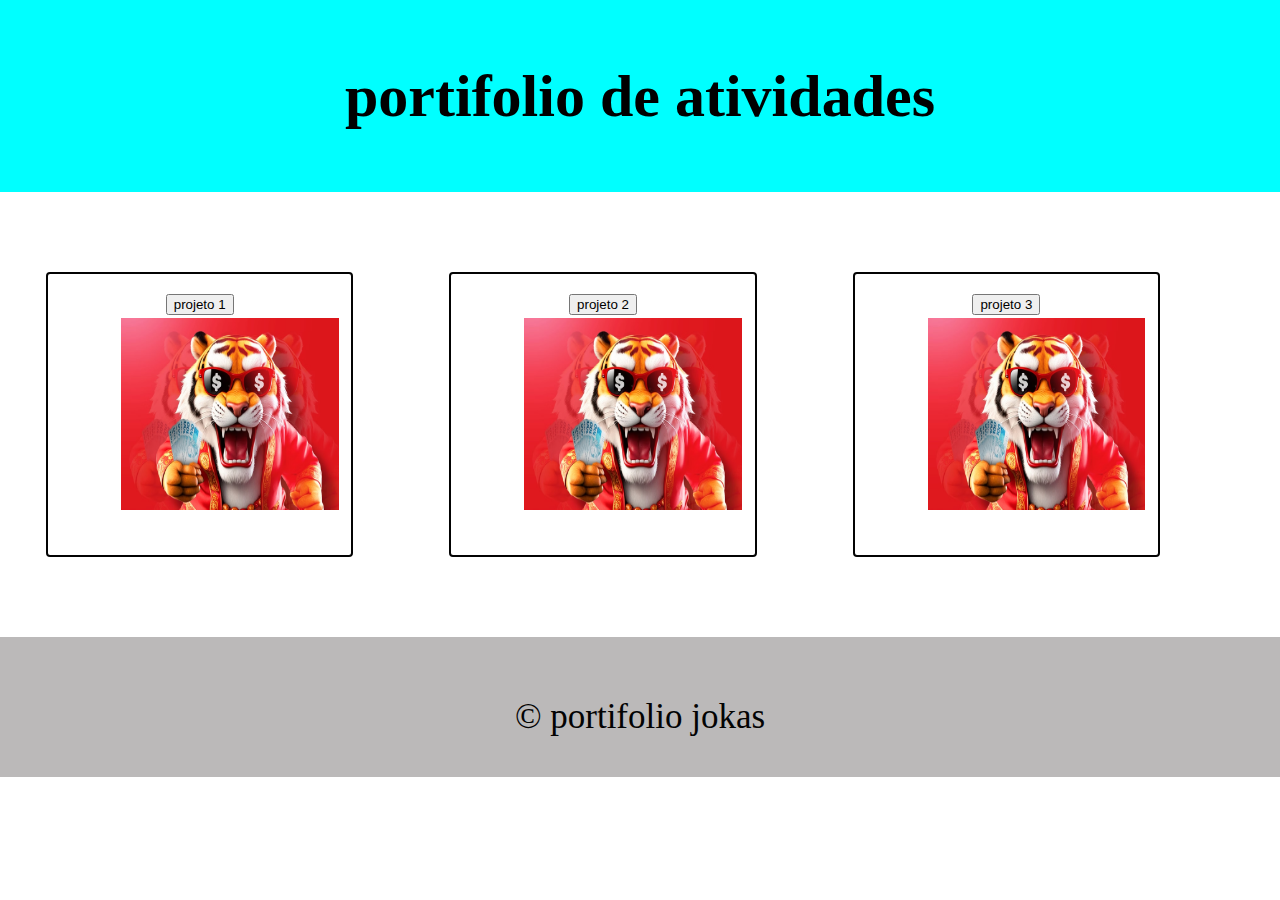
<file: index.html>
<!DOCTYPE html>
<html lang="en">
<head>
    <meta charset="UTF-8">
    <meta name="viewport" content="width=device-width, initial-scale=1.0">

    <title>meu site </title>
</head>
<style>
    body{
        margin: auto;
    
        
    }
#topMenu{
       display: flex;
       background-color: #302f2f;
       margin: 0;

}
#topMenu li{
color: aliceblue;
text-decoration:none;
display: block;
padding:15px
}
#topMenu li:first-child{
    margin-right: auto;

}
.section1{
        display: flex;
    height: 15vw;
    background-color: aqua;
    font-size: 30px;
}
.centralize{
    margin: auto;
    text-align: center;
}
.imagemprojeto{
    width: 17vw;
    height: 15vw;
    padding-left:20px ;
}
.section2{
   
    display: inline-block;
    text-align: center;
    width: 24%;
    vertical-align: top;
    margin: 0 3.6%;
    padding: 20px 50px;
    box-sizing: border-box;
    border: #030303 2px solid;
    border-radius: 4px;
    margin-top: 80px;
    margin-bottom: 80px;
   
   
}
.section3{
    display: flex;
    background-color: #e5e6ea;
}

footer{text-align: center;
background-color: #bbb9b9;
padding: 40px 0 ;
}

.copyright{color: #030303;
font-size: 35px;
margin: 20px 0 0;}

</style>
<body>
    <nav>
        <ul id="topMenu">

        </ul>
    </nav>
    <div class="section1">
        <div class="centralize">
            <h1> portifolio de atividades </h1>
           
        </div>
    </div>
    <div id="projetos" class="section2 centralize">
        <table>
            <tr>
                <td style="width=40%"><img class="imagemprojeto centralize " src="2e0bec69b9e0e870538c2dcdae7deb46.avif"> <img></td>
               
                <a href="memory-game-master/index.html" target="_blank">
                    <button>projeto 1</button>
                </a>
                    
                </ul></td> 
            </tr>

        </table>
    </div>
  
    <div id="projetos" class="section2 centralize">
        <table>
            <tr>

            <td style="width=40%"><img class="imagemprojeto" src="2e0bec69b9e0e870538c2dcdae7deb46.avif"> <img></td>

            <a href="Calculadora-IMC-main/index.html" target="_blank">
                <button>projeto 2</button>
            </a>
            </tr>

        </table>
    </div>
    <div id="projetos" class="section2 centralize">
        <table>
            <tr>
                <td style="width=40%"><img class="imagemprojeto centralize " src="2e0bec69b9e0e870538c2dcdae7deb46.avif"> <img></td>
               
                <a href="CardLinks-main/index.html" target="_blank">
                    <button>projeto 3 </button>
                </a>
               
                    
                </ul></td> 
            </tr>

        </table>
    </div>
    <footer>
       
        <p class="copyright"> &copy; portifolio jokas</p>
        
        </footer>
</body>
</html>
</file>
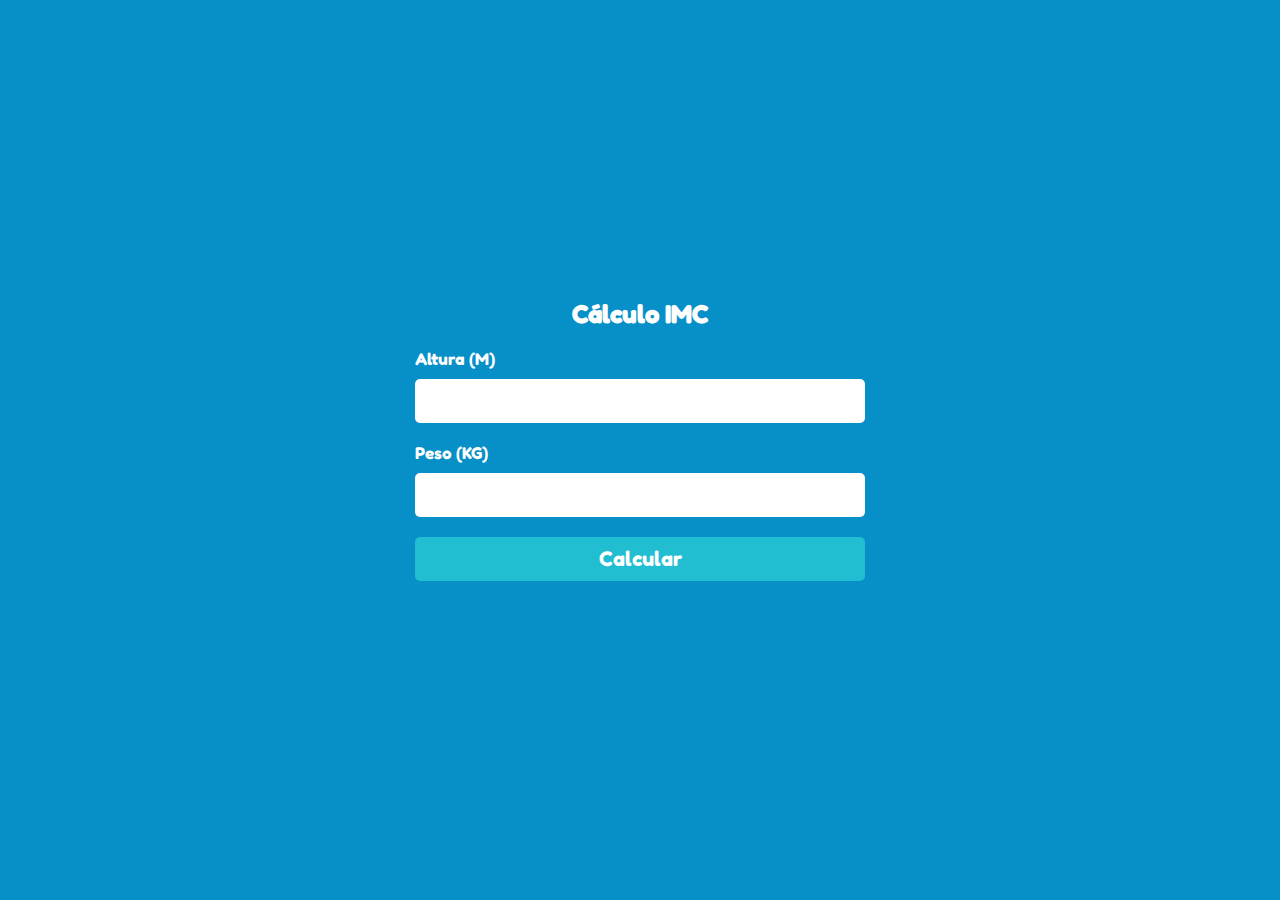
<file: Calculadora-IMC-main/index.html>
<!DOCTYPE html>
<html lang="en">
<head>
  <meta charset="UTF-8">
  <meta http-equiv="X-UA-Compatible" content="IE=edge">
  <meta name="viewport" content="width=device-width, initial-scale=1.0">
  <title>IMC</title>
  <link rel="stylesheet" href="style.css">
</head>
<body>
  <main>
    <h2>Cálculo IMC</h2>
    <div class="divAltura">
      <label for="altura">Altura (M)</label>
      <input type="number" id="altura" />
    </div>
    <div class="divPeso">
      <label for="peso">Peso (KG)</label>
      <input type="number" id="peso" />
    </div>

    <div class="divCalc">
      <button onclick="calcIMC()">Calcular</button>
    </div>
    
    <span id="resultado"></span>
  </main>

  <script src="script.js"></script>
  
</body>
</html>
</file>
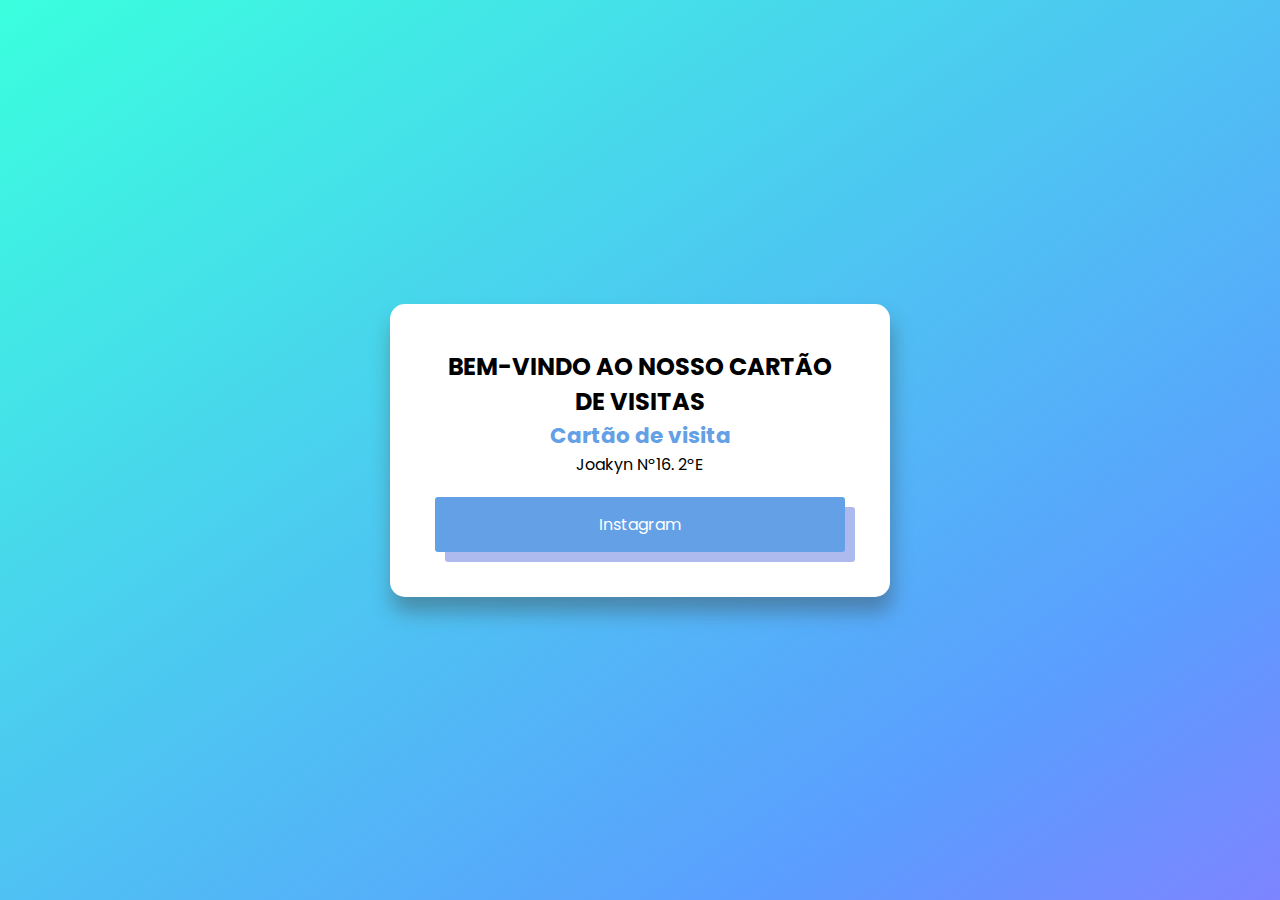
<file: CardLinks-main/index.html>
<!DOCTYPE html>
<html lang="pt-BR">
<head>
    <meta charset="UTF-8">
    <meta http-equiv="X-UA-Compatible" content="IE=edge">
    <meta name="viewport" content="width=device-width, initial-scale=1.0">
    <link rel="stylesheet" href="style.css">
    <title>Links - Dev Envolvente</title>
</head>
<body>
    <section>
        <header>
            <h2>BEM-VINDO AO NOSSO CARTÃO DE VISITAS</h2>
            <h3>Cartão de visita</h3>
            <p>Joakyn Nº16.  2ºE</p>
        </header>
        <main>
            
           
            <a href="https://www.instagram.com/joakyn_fortes/profilecard/?igsh=MTBteDE3Ynk4Yms1Mg==" target="_blank">Instagram</a>
          
        </main>
    </section>
    <footer>

</footer>
</body>
</html>
</file>
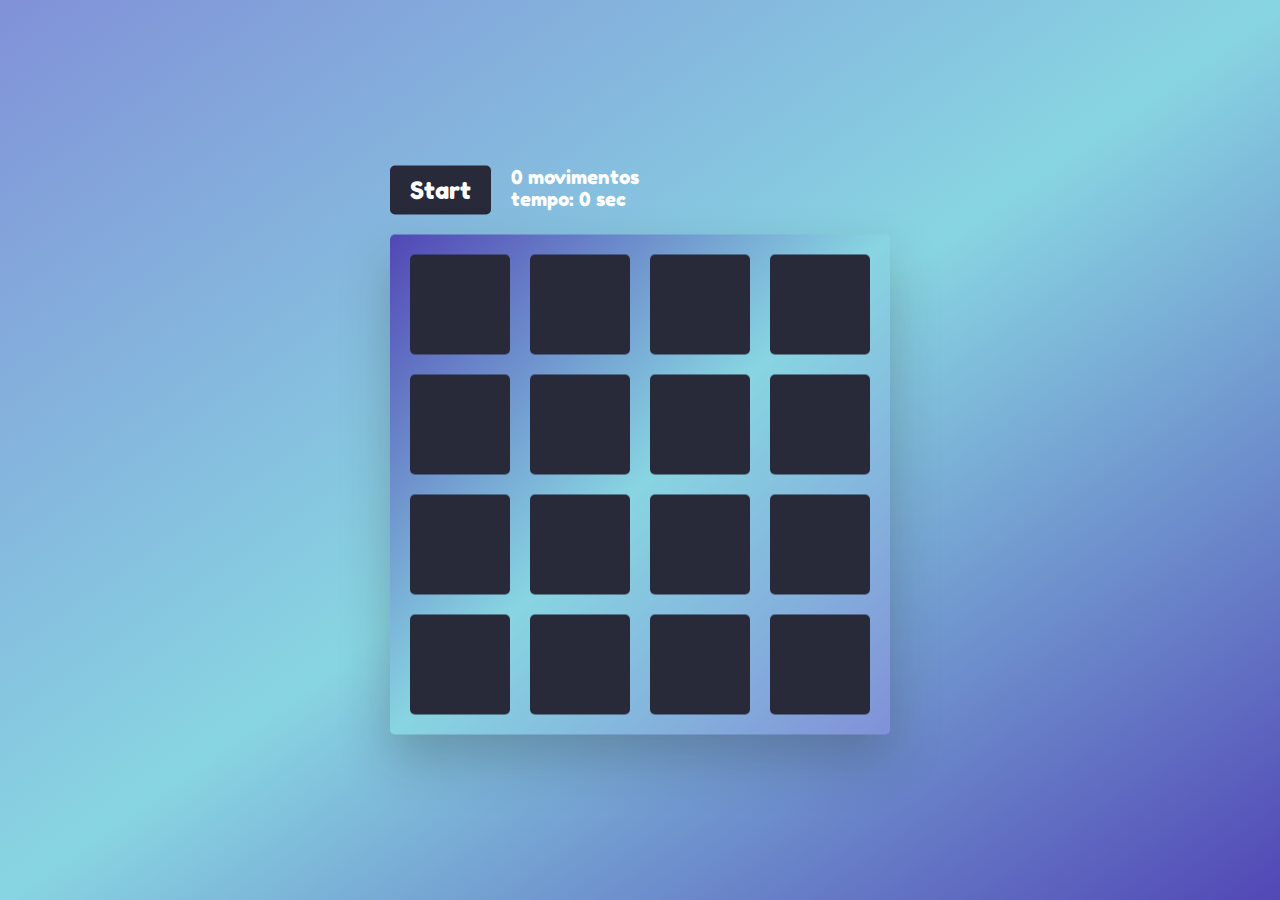
<file: memory-game-master/index.html>
<!DOCTYPE html>
<html lang="en">
    <head>
        <meta charset="UTF-8">
        <meta http-equiv="X-UA-Compatible" content="IE=edge">
        <meta name="viewport" content="width=device-width, initial-scale=1.0">
        <title>🧠 Jogo da memoria 2ºe!!</title>

        <link rel="stylesheet" href="assets/styles.css" />
        <script src="assets/game.js" defer></script>
    </head>
    <body>
        <div class="game">
            <div class="controls">
                <button>Start</button>
                <div class="stats">
                    <div class="moves">0 movimentos</div>
                    <div class="timer">tempo: 0 sec</div>
                </div>
            </div>
            <div class="board-container">
                <div class="board" data-dimension="4"></div>
                <div class="win">Você venceu!!</div>
            </div>
        </div>
    </body>
</html>
</file>
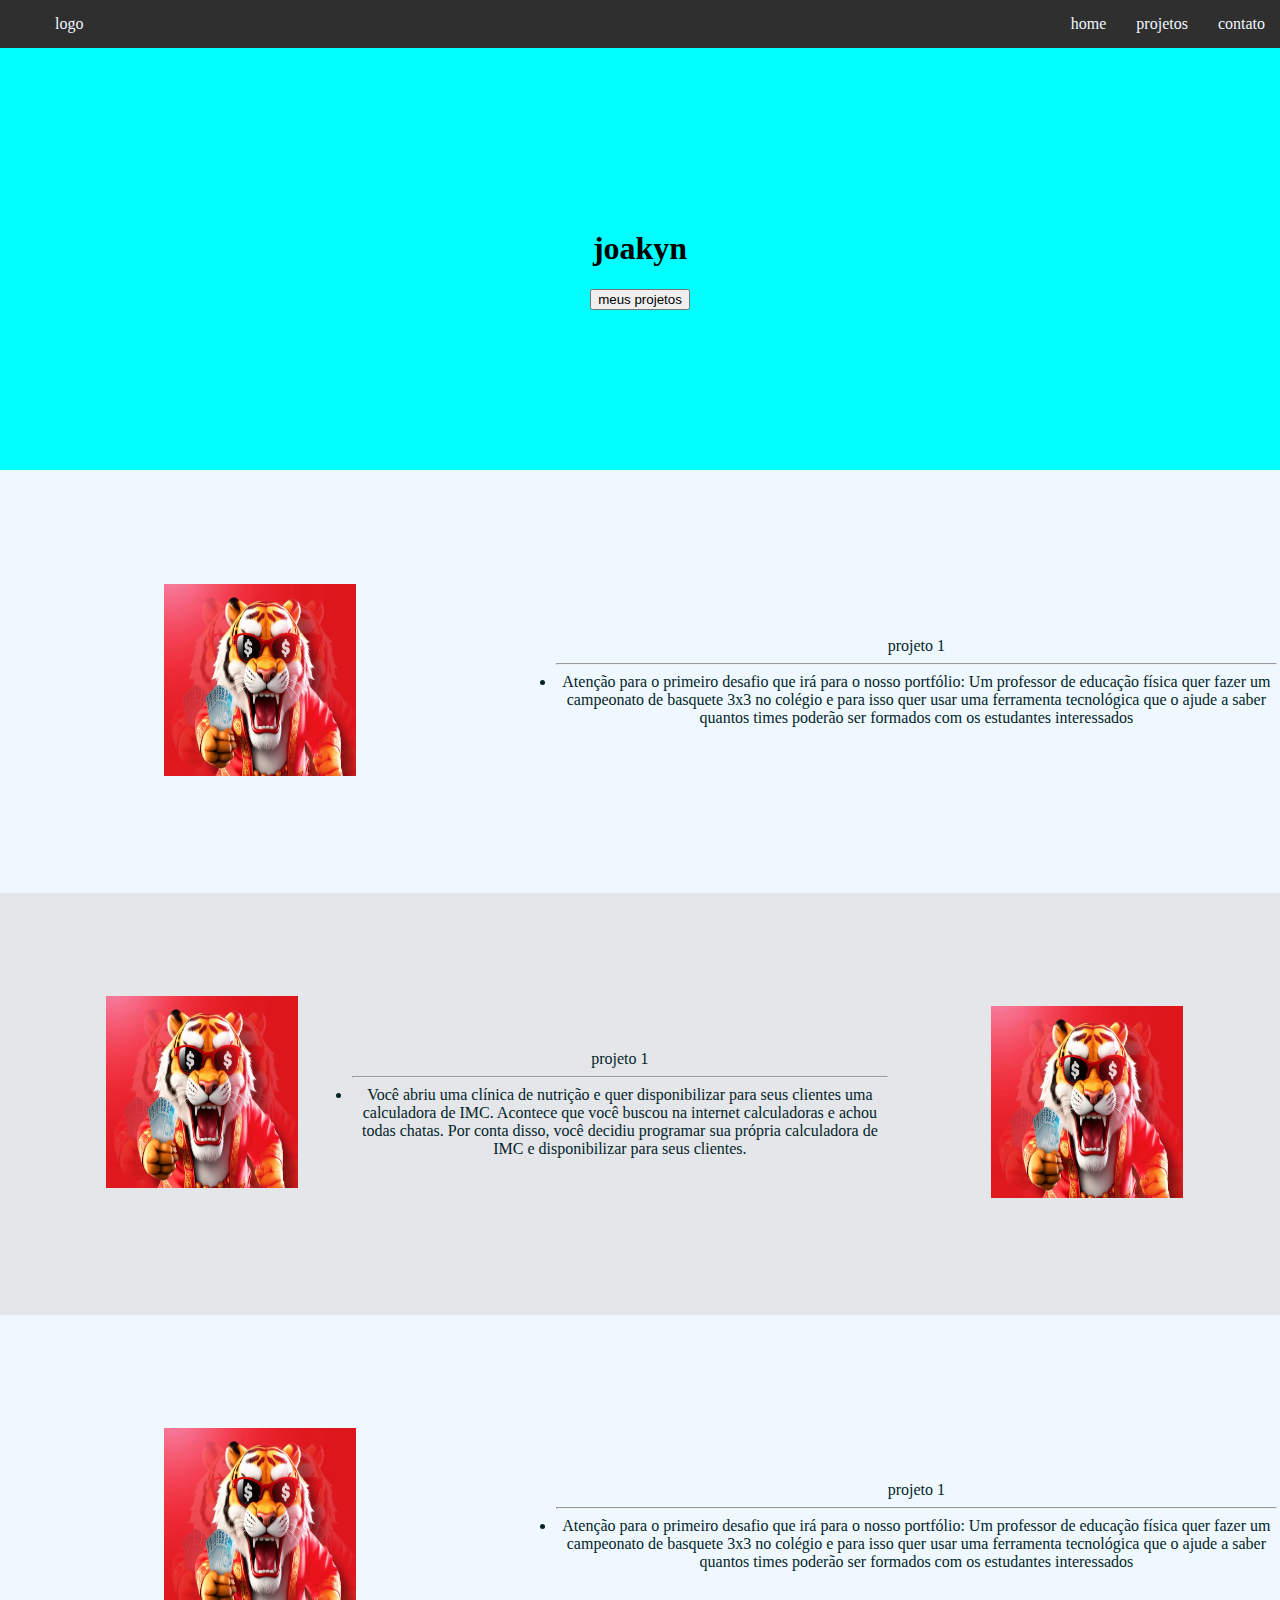
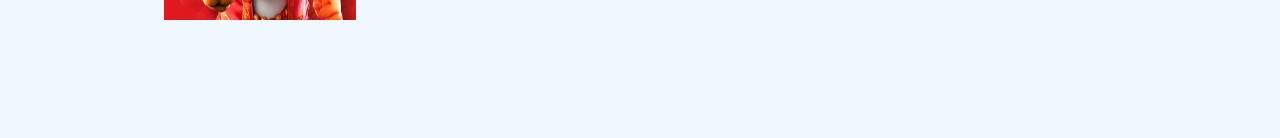
<file: portifolio/index.html>
<!DOCTYPE html>
<html lang="en">
<head>
    <meta charset="UTF-8">
    <meta name="viewport" content="width=device-width, initial-scale=1.0">

    <title>meu site </title>
</head>
<style>
    body{
        margin: auto;
    
        
    }
#topMenu{
       display: flex;
       background-color: #302f2f;
       margin: 0;

}
#topMenu li{
color: aliceblue;
text-decoration:none;
display: block;
padding:15px
}
#topMenu li:first-child{
    margin-right: auto;

}
.section1{
        display: flex;
    height: 33vw;
    background-color: aqua;
}
.centralize{
    margin:auto;
    text-align: center;
}
.imagemprojeto{
    width: 15vw;
    height: 15vw;
    padding-left:15px ;
}
.section2{
    display: flex;
    height: 33vw;
    background-color: aliceblue;
   
}
.section3{
    display: flex;
    background-color: #e5e6ea;
}

</style>
<body>
    <nav>
        <ul id="topMenu">
            <li>logo</li>
            <li>home</li>
            <li>projetos</li>
            <li>contato</li>
        </ul>
    </nav>
    <div class="section1">
        <div class="centralize">
            <h1> joakyn</h1>
            <button>meus projetos </button>
        </div>
    </div>
    <div id="projetos" class="section2 centralize">
        <table>
            <tr>
                <td style="width=40%"><img class="imagemprojeto" src="2e0bec69b9e0e870538c2dcdae7deb46.avif"> <img></td>
                <td style="width=40%"></td>

                <td style="width: 60%;text-align: :left">   
                    <ul style="color: rgb(2, 36, 41);">
                    projeto 1
                    <hr>
                    <li>Atenção para o primeiro desafio que irá para o nosso portfólio:

                    Um professor de educação física quer fazer um campeonato de basquete 3x3 no colégio e para isso quer usar uma ferramenta tecnológica que o ajude a saber quantos times poderão ser formados com os estudantes interessados</li>
                    
                </ul></td> 
            </tr>

        </table>
    </div>
    <div id="projetos" class="section3 centralize">
        <table>
            <tr>
                
                

                <td style="width: 60%;text-align: :left">   
                    <ul style="color: rgb(2, 36, 41);">
                   
                    
                   
                 <ul><td>
                    <td style="width = 40%"><img class="imagemprojeto" src="2e0bec69b9e0e870538c2dcdae7deb46.avif"> <img></td>
                <td style="width=40%"></td>
                 <tr>
        <table>
    </div>
    <div id="projetos" class="section2 centralize">
        <table>
            <tr>
               

                <td style="width: 60%;text-align: :left">   
                    <ul style="color: rgb(2, 36, 41);">
                    projeto 1
                    <hr>
                    <li> Você abriu uma clínica de nutrição e quer disponibilizar para seus clientes uma calculadora de IMC. Acontece que você buscou na internet calculadoras e achou todas chatas.
                        Por conta disso, você decidiu programar sua própria calculadora de IMC e disponibilizar para seus clientes.
                    
                    
                </ul></td> 
                <td style="width=40%"><img class="imagemprojeto" src="2e0bec69b9e0e870538c2dcdae7deb46.avif"> <img></td>
                <td style="width=40%"></td>
            </tr>

        </table>
    </div>
    <div id="projetos" class="section2 centralize">
        <table>
            <tr>
                <td style="width=40%"><img class="imagemprojeto" src="2e0bec69b9e0e870538c2dcdae7deb46.avif"> <img></td>
                <td style="width=40%"></td>

                <td style="width: 60%;text-align: :left">   
                    <ul style="color: rgb(2, 36, 41);">
                    projeto 1
                    <hr>
                    <li>Atenção para o primeiro desafio que irá para o nosso portfólio:

                    Um professor de educação física quer fazer um campeonato de basquete 3x3 no colégio e para isso quer usar uma ferramenta tecnológica que o ajude a saber quantos times poderão ser formados com os estudantes interessados</li>
                    
                </ul></td> 
            </tr>

        </table>
    </div>

</body>
</html>
</file>
<file: Calculadora-IMC-main/style.css>
@font-face {
  font-family: "Fredoka";
  src: url('FredokaOne-Regular.ttf');
}

* {
  margin: 0;
  padding: 0;
  box-sizing: border-box;
  background-color: #5247b6, #21bdd1;
  font-family: 'Fredoka';
}

body {
  width: 100vw;
  height: 100vh;
  display: flex;
  justify-content: center;
  background-color: #0790c7;
  color: white;
}

main {
  width: 500px;
  display: flex;
  justify-content: center;
  align-items: center;
  flex-direction: column;
  gap: 20px;
}

.divAltura, .divPeso, .divCalc {
  width: 90%;
  display: flex;
  flex-direction: column;
  gap: 10px;
}

input, button {
  padding: 10px;
  font-size: 20px;
  outline: none;
  border: none;
  border-radius: 5px;
}

button {
  cursor: pointer;
  background-color: #21bdd1;
  color: white;
}

@media (max-width: 500px) {
  body, input, button {
    font-size: 15px;
  }
}
</file>
<file: CardLinks-main/style.css>
@import url('https://fonts.googleapis.com/css2?family=Poppins:wght@400;500;600;700;900&display=swap');
*{
    margin: 0;
    padding: 0;
    box-sizing: border-box;
    font-family: 'Poppins', sans-serif;
}
body{
    display: flex;
    align-items: center;
    justify-content: center;
    height: 100vh;
    background-image: linear-gradient(to bottom right, #3affde 0%, #5b9dff 40%,#9f6bff 60%,#ff34d2 100%);
    background-size: 200% 200%;
}
@keyframes float {
    from{background-position: 0 0 ;}
    to{background-position: 100% 100%;}
}
section{
    padding: 45px;
    background-color: #fff;
    width: 500px;
    border-radius: 15px;
    display: flex;
    align-items: center;
    justify-content: center;
    flex-direction: column;
    gap: 20px;
    text-align: center;
    box-shadow: 2px 15px 20px rgba(61,61,61,.4);
}
header h6{
    width: 200px;
}
header h3{
    color: #63a0e6;
    font-size: 1.35rem;
}
main{
    display: flex;
    flex-direction: column;
    width: 100%;
    gap: 25px;
}
main a{
    background: #63a0e6;
    padding: 15px 0;
    text-decoration: none;
    color: #fff;
    border-radius: 3px;
    box-shadow: 10px 10px #aebaee;
    transition: all .5s ease-in-out;
}
main a:hover{
    opacity: .85;
}
.footer{
    position: absolute;
    bottom: 10px;
    color: #fff;
    font-size: 1rem;
}
@media (max-width: 520px){
    section{
        width: 90%;
        padding: 30px;
    }
    header img{
        width: 100px;
    }
    header h3{
        font-size: 1.3rem;
    }
    main{
        gap: 15px;
    }
    main a{
        padding: 10px 0;
        box-shadow: 5px 5px #8bb4cf;
    }
}
</file>
<file: memory-game-master/assets/styles.css>
@font-face {
    font-family: Fredoka;
    src: url(./FredokaOne-Regular.ttf);
}

html {
    width: 100%;
    height: 100%;
    background: linear-gradient(325deg,  #5247b6 0%,#88d5e2 50%,#8191d8 100%);
    font-family: Fredoka;   
}

.game {
    position: absolute;
    top: 50%;
    left: 50%;
    transform: translate(-50%, -50%);
}

.controls {
    display: flex;
    gap: 20px;
    margin-bottom: 20px;
}

button {
    background: #282A3A;
    color: #FFF;
    border-radius: 5px;
    padding: 10px 20px;
    border: 0;
    cursor: pointer;
    font-family: Fredoka;
    font-size: 18pt;
}

.disabled {
    color: #757575;
}

.stats {
    color: #FFF;
    font-size: 14pt;
}

.board-container {
    position: relative;
}

.board,
.win {
    border-radius: 5px;
    box-shadow: 0 25px 50px rgb(33 33 33 / 25%);
    background: linear-gradient(135deg, #5247b6 0%, #88d5e2 50%,#8191d8 100%);
    transition: transform .6s cubic-bezier(0.4, 0.0, 0.2, 1);
    backface-visibility: hidden;
}

.board {
    padding: 20px;
    display: grid;
    grid-template-columns: repeat(4, auto);
    grid-gap: 20px;
}

.board-container.flipped .board {
    transform: rotateY(180deg) rotateZ(50deg);
}

.board-container.flipped .win {
    transform: rotateY(0) rotateZ(0);
}

.card {
    position: relative;
    width: 100px;
    height: 100px;
    cursor: pointer;
}

.card-front,
.card-back {
    position: absolute;
    border-radius: 5px;
    width: 100%;
    height: 100%;
    background: #282A3A;
    transition: transform .6s cubic-bezier(0.4, 0.0, 0.2, 1);
    backface-visibility: hidden;
}

.card-back {
    transform: rotateY(180deg) rotateZ(50deg);
    font-size: 28pt;
    user-select: none;
    text-align: center;
    line-height: 100px;
    background: #FDF8E6;
}

.card.flipped .card-front {
    transform: rotateY(180deg) rotateZ(50deg);
}

.card.flipped .card-back {
    transform: rotateY(0) rotateZ(0);
}

.win {
    position: absolute;
    top: 0;
    left: 0;
    width: 100%;
    height: 100%;
    text-align: center;
    background: #FDF8E6;
    transform: rotateY(180deg) rotateZ(50deg);
}

.win-text {
    position: absolute;
    top: 50%;
    left: 50%;
    transform: translate(-50%, -50%);
    font-size: 21pt;
    color: #282A3A;
}

.highlight {
    color: #6f00fc;
}
</file>
